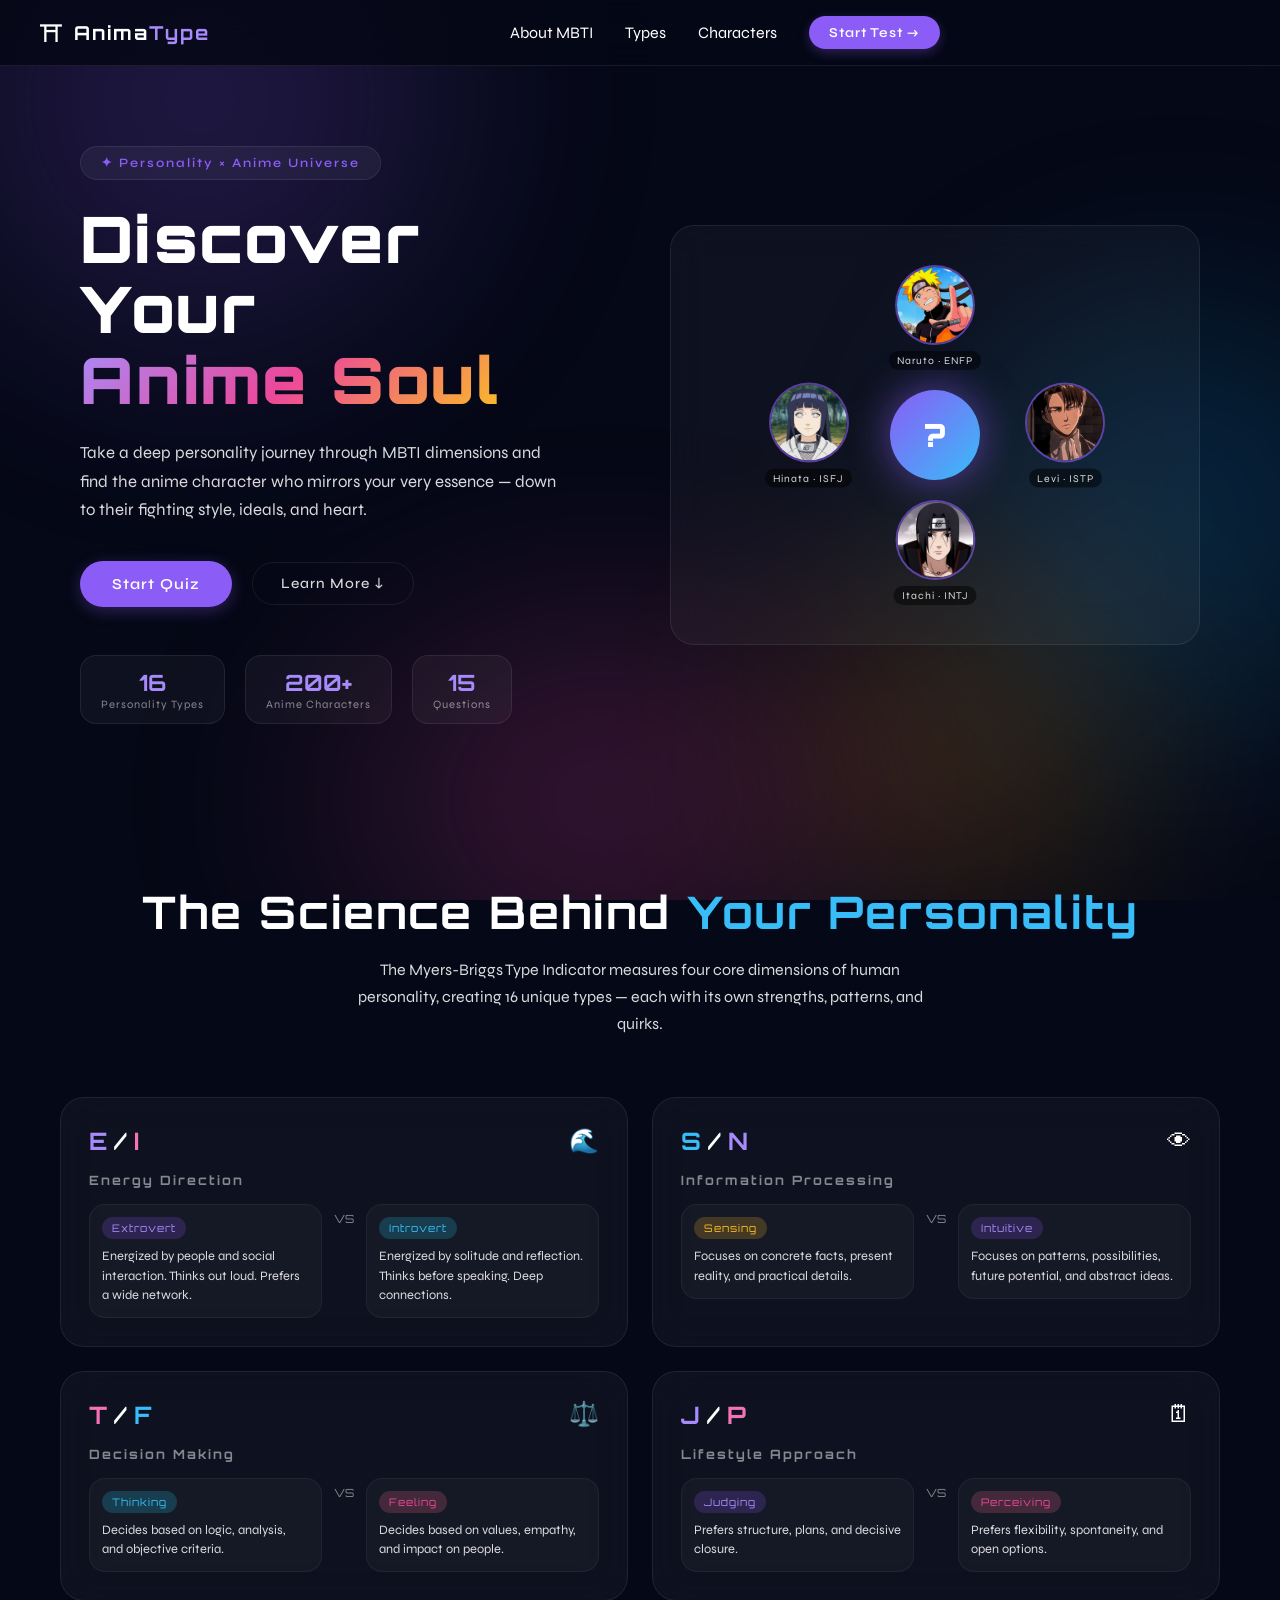
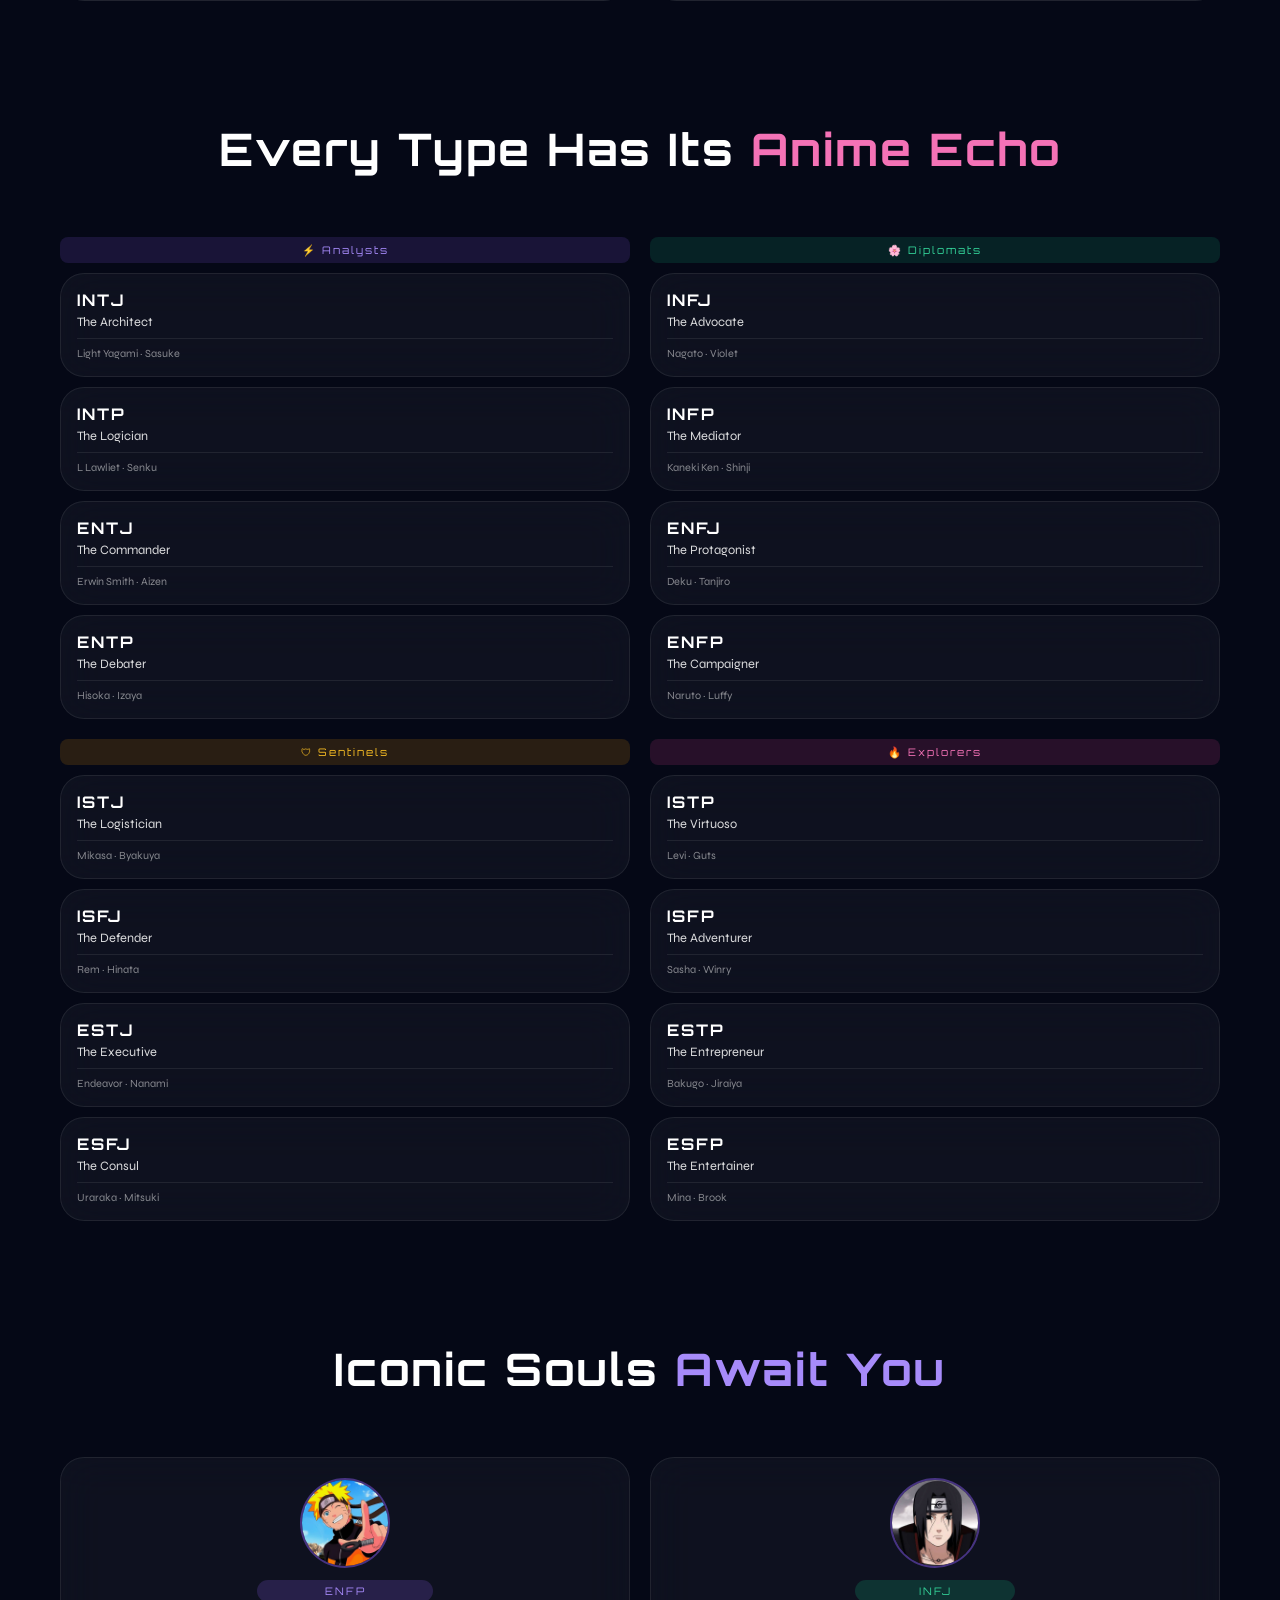
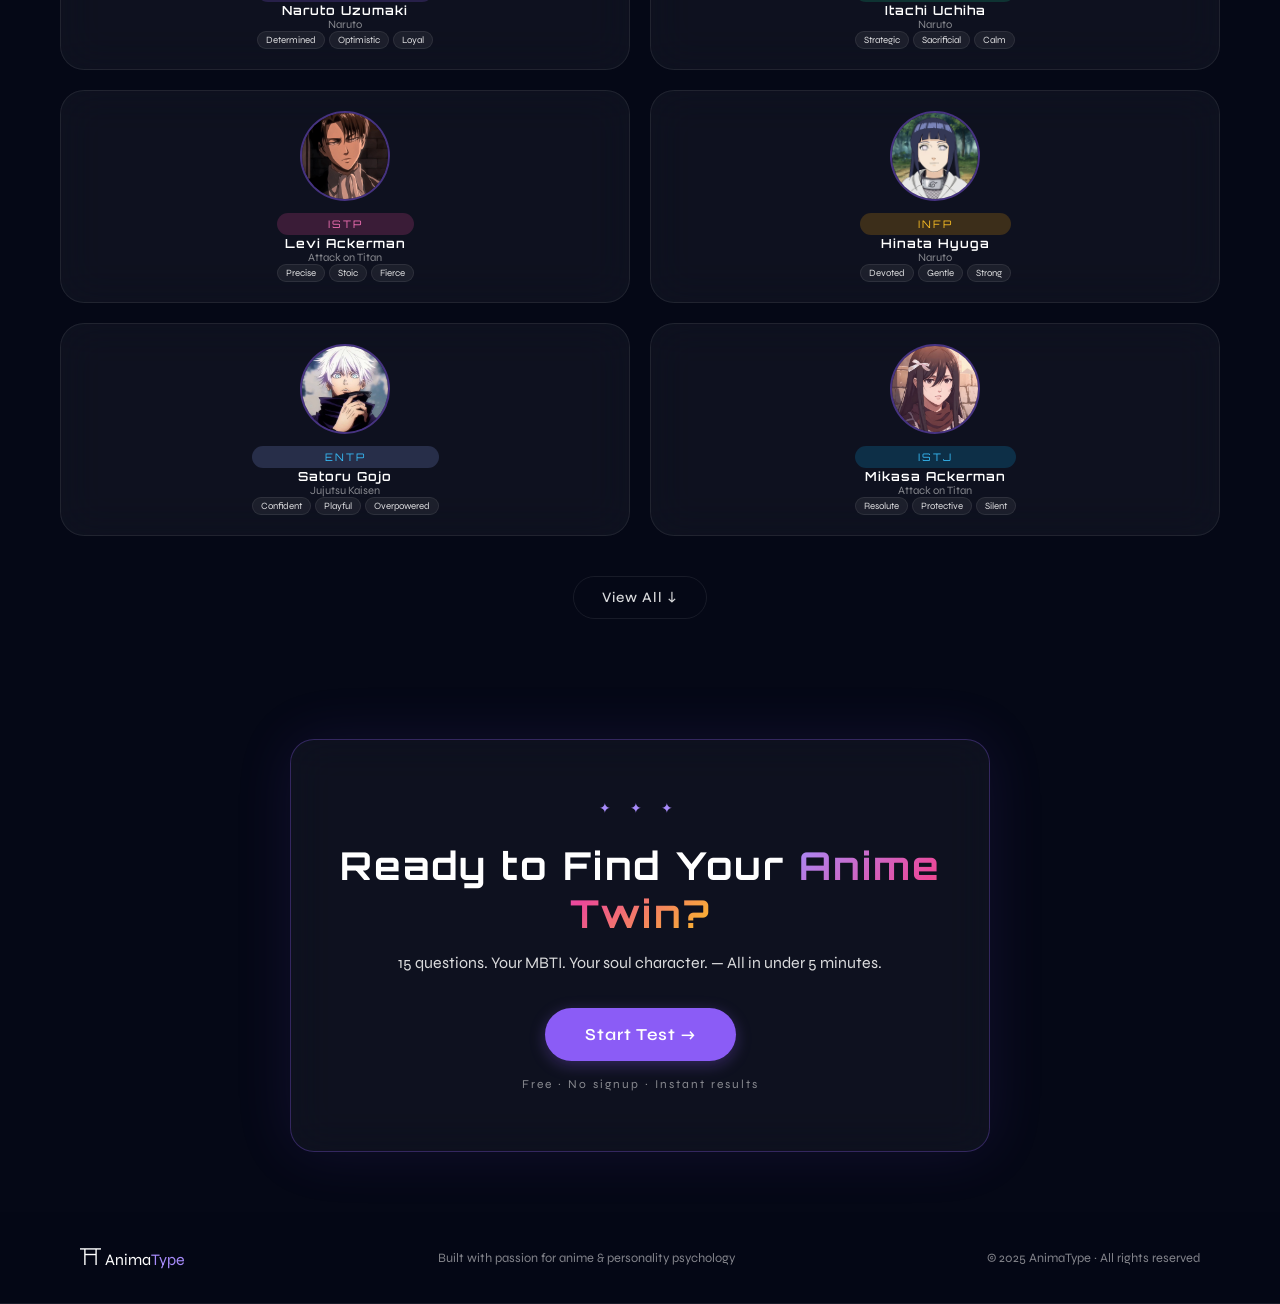
<file: index.html>
<!DOCTYPE html>
<html lang="en" data-theme="dark">

<head>
  <meta charset="UTF-8" />
  <meta name="viewport" content="width=device-width, initial-scale=1.0" />
  <title>AnimaType — Discover Your Anime Soul</title>
  <link rel="preconnect" href="https://fonts.googleapis.com" />
  <link rel="preconnect" href="https://fonts.gstatic.com" crossorigin />
  <link
    href="https://fonts.googleapis.com/css2?family=Pacifico&family=Orbitron:wght@400;600;700;900&family=Syne:wght@400;500;600;700&display=swap"
    rel="stylesheet" />
  <link rel="stylesheet" href="https://cdnjs.cloudflare.com/ajax/libs/font-awesome/6.4.0/css/all.min.css" />
  <link rel="stylesheet" href="style.css" />
</head>

<body class="landing-body">

  <!-- Aurora Background -->
  <div class="aurora-bg">
    <div class="aurora-blob blob-1"></div>
    <div class="aurora-blob blob-2"></div>
    <div class="aurora-blob blob-3"></div>
    <div class="aurora-blob blob-4"></div>
  </div>

  <!-- Navbar -->
  <nav class="navbar glass-panel">
    <div class="nav-logo">
      <span class="logo-icon">⛩</span>
      <span class="logo-text">Anima<span class="accent-violet">Type</span></span>
    </div>
    <div class="nav-links">
      <a href="#about">About MBTI</a>
      <a href="#types">Types</a>
      <a href="#characters">Characters</a>
      <a href="app.html" class="btn-nav-cta">Start Test →</a>
    </div>
    <div class="nav-right">
      <button class="nav-hamburger" id="hamburger" aria-label="Menu"><i class="fas fa-bars"></i></button>
    </div>
  </nav>

  <!-- Hero Section -->
  <section class="hero-section">
    <div class="hero-content">
      <div class="hero-badge glass-pill">✦ Personality × Anime Universe</div>
      <h1 class="hero-title">
        Discover Your<br />
        <span class="gradient-text">Anime Soul</span>
      </h1>
      <p class="hero-subtitle">
        Take a deep personality journey through MBTI dimensions and find the anime character who mirrors your very
        essence — down to their fighting style, ideals, and heart.
      </p>
      <div class="hero-cta-group">
        <a href="app.html" class="btn-primary">Start Quiz</a>
        <a href="#about" class="btn-ghost">Learn More ↓</a>
      </div>
      <div class="hero-stats">
        <div class="stat-pill"><span class="stat-num">16</span><span class="stat-label">Personality Types</span></div>
        <div class="stat-pill"><span class="stat-num">200+</span><span class="stat-label">Anime Characters</span></div>
        <div class="stat-pill"><span class="stat-num">15</span><span class="stat-label">Questions</span></div>
      </div>
    </div>
    <div class="hero-illustration">
      <div class="hero-img-frame glass-card">
        <div class="hero-character-showcase">
          <div class="char-float char-1">
            <img src="images/naruto_uzumaki.jpg" alt="Naruto" />
            <div class="char-placeholder" style="display:none">🍥</div>
            <div class="char-label">Naruto · ENFP</div>
          </div>
          <div class="char-float char-2">
            <img src="images/levi_ackerman.jpg" alt="Levi" />
            <div class="char-placeholder" style="display:none">⚔️</div>
            <div class="char-label">Levi · ISTP</div>
          </div>
          <div class="char-float char-3">
            <img src="images/itachi_uchiha.jpg" alt="Itachi Uchiha" />
            <div class="char-placeholder" style="display:none">🔮</div>
            <div class="char-label">Itachi · INTJ</div>
          </div>
          <div class="char-float char-4">
            <img src="images/hinata_hyuga.jpg" alt="Hinata" />
            <div class="char-placeholder" style="display:none">🌸</div>
            <div class="char-label">Hinata · ISFJ</div>
          </div>
          <div class="center-orb">
            <span class="orb-text">?</span>
          </div>
        </div>
      </div>
    </div>
  </section>

  <!-- About MBTI Section -->
  <section class="about-section" id="about">
    <div class="section-header">
      <h2 class="section-title">The Science Behind <span class="accent-cyan">Your Personality</span></h2>
      <p class="section-desc">The Myers-Briggs Type Indicator measures four core dimensions of human personality,
        creating 16 unique types — each with its own strengths, patterns, and quirks.</p>
    </div>
    <div class="mbti-dimensions-grid">
      <div class="dimension-card glass-card">
        <div class="dim-header">
          <span class="dim-letters"><span class="accent-violet">E</span> / <span class="accent-rose">I</span></span>
          <div class="dim-icon">🌊</div>
        </div>
        <h3>Energy Direction</h3>
        <div class="dim-row">
          <div class="dim-type extrovert">
            <div class="dim-badge">Extrovert</div>
            <p>Energized by people and social interaction. Thinks out loud. Prefers a wide network.</p>
          </div>
          <div class="dim-vs">VS</div>
          <div class="dim-type introvert">
            <div class="dim-badge">Introvert</div>
            <p>Energized by solitude and reflection. Thinks before speaking. Deep connections.</p>
          </div>
        </div>
      </div>
      <div class="dimension-card glass-card">
        <div class="dim-header">
          <span class="dim-letters"><span class="accent-cyan">S</span> / <span class="accent-violet">N</span></span>
          <div class="dim-icon">👁</div>
        </div>
        <h3>Information Processing</h3>
        <div class="dim-row">
          <div class="dim-type sensor">
            <div class="dim-badge">Sensing</div>
            <p>Focuses on concrete facts, present reality, and practical details.</p>
          </div>
          <div class="dim-vs">VS</div>
          <div class="dim-type intuitive">
            <div class="dim-badge">Intuitive</div>
            <p>Focuses on patterns, possibilities, future potential, and abstract ideas.</p>
          </div>
        </div>
      </div>
      <div class="dimension-card glass-card">
        <div class="dim-header">
          <span class="dim-letters"><span class="accent-rose">T</span> / <span class="accent-cyan">F</span></span>
          <div class="dim-icon">⚖️</div>
        </div>
        <h3>Decision Making</h3>
        <div class="dim-row">
          <div class="dim-type thinker">
            <div class="dim-badge">Thinking</div>
            <p>Decides based on logic, analysis, and objective criteria.</p>
          </div>
          <div class="dim-vs">VS</div>
          <div class="dim-type feeler">
            <div class="dim-badge">Feeling</div>
            <p>Decides based on values, empathy, and impact on people.</p>
          </div>
        </div>
      </div>
      <div class="dimension-card glass-card">
        <div class="dim-header">
          <span class="dim-letters"><span class="accent-violet">J</span> / <span class="accent-rose">P</span></span>
          <div class="dim-icon">🗓</div>
        </div>
        <h3>Lifestyle Approach</h3>
        <div class="dim-row">
          <div class="dim-type judger">
            <div class="dim-badge">Judging</div>
            <p>Prefers structure, plans, and decisive closure.</p>
          </div>
          <div class="dim-vs">VS</div>
          <div class="dim-type perceiver">
            <div class="dim-badge">Perceiving</div>
            <p>Prefers flexibility, spontaneity, and open options.</p>
          </div>
        </div>
      </div>
    </div>
  </section>

  <!-- 16 Types Section -->
  <section class="types-section" id="types">
    <div class="section-header">
      <h2 class="section-title">Every Type Has Its <span class="accent-rose">Anime Echo</span></h2>
    </div>
    <div class="types-grid">
      <!-- Analysts -->
      <div class="type-group">
        <div class="group-label analysts">⚡ Analysts</div>
        <div class="type-card glass-card analysts-bg" onclick="highlightType(this)">
          <div class="type-code">INTJ</div>
          <div class="type-name">The Architect</div>
          <div class="type-anime">Light Yagami · Sasuke</div>
        </div>
        <div class="type-card glass-card analysts-bg" onclick="highlightType(this)">
          <div class="type-code">INTP</div>
          <div class="type-name">The Logician</div>
          <div class="type-anime">L Lawliet · Senku</div>
        </div>
        <div class="type-card glass-card analysts-bg" onclick="highlightType(this)">
          <div class="type-code">ENTJ</div>
          <div class="type-name">The Commander</div>
          <div class="type-anime">Erwin Smith · Aizen</div>
        </div>
        <div class="type-card glass-card analysts-bg" onclick="highlightType(this)">
          <div class="type-code">ENTP</div>
          <div class="type-name">The Debater</div>
          <div class="type-anime">Hisoka · Izaya</div>
        </div>
      </div>
      <!-- Diplomats -->
      <div class="type-group">
        <div class="group-label diplomats">🌸 Diplomats</div>
        <div class="type-card glass-card diplomats-bg" onclick="highlightType(this)">
          <div class="type-code">INFJ</div>
          <div class="type-name">The Advocate</div>
          <div class="type-anime">Nagato · Violet</div>
        </div>
        <div class="type-card glass-card diplomats-bg" onclick="highlightType(this)">
          <div class="type-code">INFP</div>
          <div class="type-name">The Mediator</div>
          <div class="type-anime">Kaneki Ken · Shinji</div>
        </div>
        <div class="type-card glass-card diplomats-bg" onclick="highlightType(this)">
          <div class="type-code">ENFJ</div>
          <div class="type-name">The Protagonist</div>
          <div class="type-anime">Deku · Tanjiro</div>
        </div>
        <div class="type-card glass-card diplomats-bg" onclick="highlightType(this)">
          <div class="type-code">ENFP</div>
          <div class="type-name">The Campaigner</div>
          <div class="type-anime">Naruto · Luffy</div>
        </div>
      </div>
      <!-- Sentinels -->
      <div class="type-group">
        <div class="group-label sentinels">🛡 Sentinels</div>
        <div class="type-card glass-card sentinels-bg" onclick="highlightType(this)">
          <div class="type-code">ISTJ</div>
          <div class="type-name">The Logistician</div>
          <div class="type-anime">Mikasa · Byakuya</div>
        </div>
        <div class="type-card glass-card sentinels-bg" onclick="highlightType(this)">
          <div class="type-code">ISFJ</div>
          <div class="type-name">The Defender</div>
          <div class="type-anime">Rem · Hinata</div>
        </div>
        <div class="type-card glass-card sentinels-bg" onclick="highlightType(this)">
          <div class="type-code">ESTJ</div>
          <div class="type-name">The Executive</div>
          <div class="type-anime">Endeavor · Nanami</div>
        </div>
        <div class="type-card glass-card sentinels-bg" onclick="highlightType(this)">
          <div class="type-code">ESFJ</div>
          <div class="type-name">The Consul</div>
          <div class="type-anime">Uraraka · Mitsuki</div>
        </div>
      </div>
      <!-- Explorers -->
      <div class="type-group">
        <div class="group-label explorers">🔥 Explorers</div>
        <div class="type-card glass-card explorers-bg" onclick="highlightType(this)">
          <div class="type-code">ISTP</div>
          <div class="type-name">The Virtuoso</div>
          <div class="type-anime">Levi · Guts</div>
        </div>
        <div class="type-card glass-card explorers-bg" onclick="highlightType(this)">
          <div class="type-code">ISFP</div>
          <div class="type-name">The Adventurer</div>
          <div class="type-anime">Sasha · Winry</div>
        </div>
        <div class="type-card glass-card explorers-bg" onclick="highlightType(this)">
          <div class="type-code">ESTP</div>
          <div class="type-name">The Entrepreneur</div>
          <div class="type-anime">Bakugo · Jiraiya</div>
        </div>
        <div class="type-card glass-card explorers-bg" onclick="highlightType(this)">
          <div class="type-code">ESFP</div>
          <div class="type-name">The Entertainer</div>
          <div class="type-anime">Mina · Brook</div>
        </div>
      </div>
    </div>
  </section>

  <!-- Characters Showcase -->
  <section class="characters-section" id="characters">
    <div class="section-header">
      <h2 class="section-title">Iconic Souls <span class="accent-violet">Await You</span></h2>
    </div>
    <div class="characters-scroll" id="charScrollList">
      <!-- 1 -->
      <div class="char-showcase-card glass-card">
        <div class="char-img-wrap">
          <img src="images/naruto_uzumaki.jpg" alt="Naruto Uzumaki" />
        </div>
        <div class="char-info">
          <div class="char-type-badge enfp">ENFP</div>
          <div class="char-show-name">Naruto Uzumaki</div>
          <div class="char-series">Naruto</div>
          <div class="char-traits-mini">
            <span>Determined</span><span>Optimistic</span><span>Loyal</span>
          </div>
        </div>
      </div>
      <!-- 2 -->
      <div class="char-showcase-card glass-card">
        <div class="char-img-wrap">
          <img src="images/itachi_uchiha.jpg" alt="Itachi Uchiha" />
        </div>
        <div class="char-info">
          <div class="char-type-badge infj">INFJ</div>
          <div class="char-show-name">Itachi Uchiha</div>
          <div class="char-series">Naruto</div>
          <div class="char-traits-mini">
            <span>Strategic</span><span>Sacrificial</span><span>Calm</span>
          </div>
        </div>
      </div>
      <!-- 3 -->
      <div class="char-showcase-card glass-card">
        <div class="char-img-wrap">
          <img src="images/levi_ackerman.jpg" alt="Levi Ackerman" />
        </div>
        <div class="char-info">
          <div class="char-type-badge istp">ISTP</div>
          <div class="char-show-name">Levi Ackerman</div>
          <div class="char-series">Attack on Titan</div>
          <div class="char-traits-mini">
            <span>Precise</span><span>Stoic</span><span>Fierce</span>
          </div>
        </div>
      </div>
      <!-- 4 -->
      <div class="char-showcase-card glass-card">
        <div class="char-img-wrap">
          <img src="images/hinata_hyuga.jpg" alt="Hinata Hyuga" />
        </div>
        <div class="char-info">
          <div class="char-type-badge infp">INFP</div>
          <div class="char-show-name">Hinata Hyuga</div>
          <div class="char-series">Naruto</div>
          <div class="char-traits-mini">
            <span>Devoted</span><span>Gentle</span><span>Strong</span>
          </div>
        </div>
      </div>
      <!-- 5 -->
      <div class="char-showcase-card glass-card">
        <div class="char-img-wrap">
          <img src="images/satoru_gojo.jpg" alt="Satoru Gojo" />
        </div>
        <div class="char-info">
          <div class="char-type-badge entp">ENTP</div>
          <div class="char-show-name">Satoru Gojo</div>
          <div class="char-series">Jujutsu Kaisen</div>
          <div class="char-traits-mini">
            <span>Confident</span><span>Playful</span><span>Overpowered</span>
          </div>
        </div>
      </div>
      <!-- 6 -->
      <div class="char-showcase-card glass-card">
        <div class="char-img-wrap">
          <img src="images/mikasa_ackerman.jpg" alt="Mikasa Ackerman" />
        </div>
        <div class="char-info">
          <div class="char-type-badge istj">ISTJ</div>
          <div class="char-show-name">Mikasa Ackerman</div>
          <div class="char-series">Attack on Titan</div>
          <div class="char-traits-mini">
            <span>Resolute</span><span>Protective</span><span>Silent</span>
          </div>
        </div>
      </div>

      <!-- MORE ITEMS (Hidden by default via JS or CSS class) -->
      <!-- 7 -->
      <div class="char-showcase-card glass-card char-hidden" style="display:none">
        <div class="char-img-wrap">
          <img src="images/kakashi_hatake.jpg" alt="Kakashi Hatake" />
        </div>
        <div class="char-info">
          <div class="char-type-badge intp">INTP</div>
          <div class="char-show-name">Kakashi Hatake</div>
          <div class="char-series">Naruto</div>
          <div class="char-traits-mini">
            <span>Analytical</span><span>Independent</span><span>Reserved</span>
          </div>
        </div>
      </div>
      <!-- 8 -->
      <div class="char-showcase-card glass-card char-hidden" style="display:none">
        <div class="char-img-wrap">
          <img src="images/sasuke_uchiha.jpg" alt="Sasuke Uchiha" />
        </div>
        <div class="char-info">
          <div class="char-type-badge intj">INTJ</div>
          <div class="char-show-name">Sasuke Uchiha</div>
          <div class="char-series">Naruto</div>
          <div class="char-traits-mini">
            <span>Driven</span><span>Intense</span><span>Independent</span>
          </div>
        </div>
      </div>
      <!-- 9 -->
      <div class="char-showcase-card glass-card char-hidden" style="display:none">
        <div class="char-img-wrap">
          <img src="images/tanjiro_kamado.jpg" alt="Tanjiro Kamado" />
        </div>
        <div class="char-info">
          <div class="char-type-badge enfj">ENFJ</div>
          <div class="char-show-name">Tanjiro Kamado</div>
          <div class="char-series">Demon Slayer</div>
          <div class="char-traits-mini">
            <span>Empathetic</span><span>Determined</span><span>Kind</span>
          </div>
        </div>
      </div>
      <!-- 10 -->
      <div class="char-showcase-card glass-card char-hidden" style="display:none">
        <div class="char-img-wrap">
          <img src="images/eren_yeager.jpg" alt="Eren Yeager" />
        </div>
        <div class="char-info">
          <div class="char-type-badge isfp">ISFP</div>
          <div class="char-show-name">Eren Yeager</div>
          <div class="char-series">Attack on Titan</div>
          <div class="char-traits-mini">
            <span>Passionate</span><span>Rebellious</span><span>Intense</span>
          </div>
        </div>
      </div>
      <!-- 11 -->
      <div class="char-showcase-card glass-card char-hidden" style="display:none">
        <div class="char-img-wrap">
          <img src="images/rock_lee.jpg" alt="Rock Lee" />
        </div>
        <div class="char-info">
          <div class="char-type-badge esfj">ESFJ</div>
          <div class="char-show-name">Rock Lee</div>
          <div class="char-series">Naruto</div>
          <div class="char-traits-mini">
            <span>Hardworking</span><span>Enthusiastic</span><span>Loyal</span>
          </div>
        </div>
      </div>
      <!-- 12 -->
      <div class="char-showcase-card glass-card char-hidden" style="display:none">
        <div class="char-img-wrap">
          <img src="images/erwin_smith.jpg" alt="Erwin Smith" />
        </div>
        <div class="char-info">
          <div class="char-type-badge entj">ENTJ</div>
          <div class="char-show-name">Erwin Smith</div>
          <div class="char-series">Attack on Titan</div>
          <div class="char-traits-mini">
            <span>Commanding</span><span>Visionary</span><span>Ruthless</span>
          </div>
        </div>
      </div>

    </div>
    
    <div style="text-align: center; margin-top: 40px;">
      <button class="btn-ghost" id="viewAllCharsBtn" onclick="toggleCharacters()">View All ↓</button>
    </div>
  </section>

  <!-- CTA Section -->
  <section class="cta-section">
    <div class="cta-card glass-card">
      <div class="cta-decoration">✦ ✦ ✦</div>
      <h2 class="cta-title">Ready to Find Your <span class="gradient-text">Anime Twin?</span></h2>
      <p class="cta-desc">15 questions. Your MBTI. Your soul character. — All in under 5 minutes.</p>
      <a href="app.html" class="btn-primary cta-big-btn">Start Test →</a>
      <div class="cta-note">Free · No signup · Instant results</div>
    </div>
  </section>

  <!-- Footer -->
  <footer class="footer glass-panel">
    <div class="footer-inner">
      <div class="footer-logo">
        <span class="logo-icon">⛩</span>
        <span class="logo-text">Anima<span class="accent-violet">Type</span></span>
      </div>
      <div class="footer-note">Built with passion for anime & personality psychology</div>
      <div class="footer-copy">© 2025 AnimaType · All rights reserved</div>
    </div>
  </footer>

  <script src="landing.js"></script>
</body>

</html>
</file>
<file: style.css>
/* =============================================
   AnimaType — Dark Anime Glassmorphism CSS
   ============================================= */

@import url('https://fonts.googleapis.com/css2?family=Orbitron:wght@400;600;700;900&family=Syne:wght@400;500;600;700&display=swap');

/* === CSS VARIABLES — DARK THEME (DEFAULT) === */
:root,
[data-theme="dark"] {
  /* Backgrounds */
  --bg-deep: #050816;
  --bg-mid: #0a0f2e;
  --bg-card: rgba(255, 255, 255, 0.04);
  --bg-glass: rgba(255, 255, 255, 0.03);
  --bg-sticky: rgba(5, 8, 22, 0.85);

  /* Multi-colour palette */
  --violet: #8b5cf6;
  --violet-bright: #a78bfa;
  --magenta: #ec4899;
  --magenta-bright: #f472b6;
  --amber: #f59e0b;
  --amber-bright: #fbbf24;
  --emerald: #10b981;
  --emerald-bright: #34d399;
  --coral: #f97316;
  --coral-bright: #fb923c;
  --sky: #0ea5e9;
  --sky-bright: #38bdf8;

  /* Semantic aliases (kept for backward compat) */
  --cyan: var(--sky-bright);
  --rose: var(--magenta);
  --gold: var(--amber-bright);

  /* Glass / borders */
  --glass-bg: rgba(255, 255, 255, 0.04);
  --glass-border: rgba(255, 255, 255, 0.08);
  --glass-hover: rgba(255, 255, 255, 0.08);

  /* Text */
  --text-primary: #ffffff;
  --text-secondary: rgba(255, 255, 255, 0.85);
  --text-muted: rgba(255, 255, 255, 0.5);

  /* Aurora blob colours */
  --blob1: #8b5cf6;
  --blob2: #0ea5e9;
  --blob3: #ec4899;
  --blob4: #f59e0b;

  /* Fonts & layout */
  --font-display: 'Orbitron', sans-serif;
  --font-body: 'Syne', sans-serif;
  --radius: 16px;
  --radius-lg: 24px;
  --transition: 0.3s cubic-bezier(0.4, 0, 0.2, 1);

  /* Slider gradient */
  --slider-grad: #8b5cf6 0%, #0ea5e9;
}

/* === LIGHT THEME === */
[data-theme="light"] {
  --bg-deep: #f0f2ff;
  --bg-mid: #e8eeff;
  --bg-card: rgba(255, 255, 255, 0.85);
  --bg-glass: rgba(255, 255, 255, 0.7);
  --bg-sticky: rgba(240, 242, 255, 0.92);

  --violet: #7c3aed;
  --violet-bright: #7c3aed;
  --magenta: #db2777;
  --magenta-bright: #db2777;
  --amber: #d97706;
  --amber-bright: #d97706;
  --emerald: #059669;
  --emerald-bright: #059669;
  --coral: #ea580c;
  --coral-bright: #ea580c;
  --sky: #0284c7;
  --sky-bright: #0284c7;

  --cyan: var(--sky);
  --rose: var(--magenta);
  --gold: var(--amber);

  --glass-bg: rgba(255, 255, 255, 0.72);
  --glass-border: rgba(124, 58, 237, 0.18);
  --glass-hover: rgba(124, 58, 237, 0.12);

  --text-primary: #0a0520;
  --text-secondary: rgba(10, 5, 32, 0.78);
  --text-muted: rgba(10, 5, 32, 0.5);

  --blob1: rgba(139, 92, 246, 0.18);
  --blob2: rgba(14, 165, 233, 0.14);
  --blob3: rgba(236, 72, 153, 0.14);
  --blob4: rgba(245, 158, 11, 0.14);

  --slider-grad: #7c3aed 0%, #0284c7;
}

/* Light theme specific overrides */
[data-theme="light"] .glass-card {
  background: rgba(255, 255, 255, 0.8);
  border: 1px solid rgba(124, 58, 237, 0.15);
  box-shadow: 0 4px 24px rgba(124, 58, 237, 0.07);
}

[data-theme="light"] .glass-panel {
  background: rgba(240, 242, 255, 0.92);
  border-bottom: 1px solid rgba(124, 58, 237, 0.12);
}

[data-theme="light"] .form-input,
[data-theme="light"] .form-select,
[data-theme="light"] .form-textarea {
  background: rgba(255, 255, 255, 0.9);
  border: 1px solid rgba(124, 58, 237, 0.2);
  color: #0a0520;
}

[data-theme="light"] .form-input:focus,
[data-theme="light"] .form-select:focus,
[data-theme="light"] .form-textarea:focus {
  border-color: var(--violet);
  box-shadow: 0 0 0 3px rgba(124, 58, 237, 0.12);
}

[data-theme="light"] .gender-btn,
[data-theme="light"] .hobby-tag {
  background: rgba(255, 255, 255, 0.9);
  border: 1px solid rgba(124, 58, 237, 0.2);
  color: rgba(10, 5, 32, 0.75);
}

[data-theme="light"] .question-card {
  background: rgba(255, 255, 255, 0.8);
  border: 1px solid rgba(124, 58, 237, 0.14);
}

[data-theme="light"] .result-card {
  background: rgba(255, 255, 255, 0.9);
  border: 1px solid rgba(124, 58, 237, 0.18);
  box-shadow: 0 8px 40px rgba(124, 58, 237, 0.1);
}

[data-theme="light"] .match-bar-track {
  background: rgba(124, 58, 237, 0.1);
}

[data-theme="light"] .trait-tag {
  background: rgba(124, 58, 237, 0.08);
  border: 1px solid rgba(124, 58, 237, 0.2);
  color: var(--violet);
}

[data-theme="light"] .progress-bar-wrap {
  background: rgba(240, 242, 255, 0.95);
}

[data-theme="light"] .stat-pill {
  background: rgba(255, 255, 255, 0.85);
  border: 1px solid rgba(124, 58, 237, 0.15);
}

[data-theme="light"] .char-label {
  background: rgba(255, 255, 255, 0.75);
  color: #0a0520;
}

[data-theme="light"] .char-traits-mini span {
  background: rgba(124, 58, 237, 0.08);
  border: 1px solid rgba(124, 58, 237, 0.15);
  color: var(--violet);
}

[data-theme="light"] .nav-links {
  background: rgba(240, 242, 255, 0.95);
  border-bottom-color: rgba(124, 58, 237, 0.15);
}

[data-theme="light"] .nav-links a {
  color: var(--text-primary);
  border-bottom-color: rgba(124, 58, 237, 0.1);
}

[data-theme="light"] .nav-links a:hover {
  background: rgba(124, 58, 237, 0.1);
}

[data-theme="light"] .theme-toggle {
  color: #0a0520;
}

[data-theme="light"] .theme-toggle i {
  color: #0a0520;
}

[data-theme="light"] .result-mbti-badge {
  background: linear-gradient(135deg, rgba(124, 58, 237, 0.15), rgba(219, 39, 119, 0.1));
  border-color: var(--violet);
  color: var(--violet);
}

[data-theme="light"] .result-user-name {
  color: rgba(10, 5, 32, 0.7);
}

[data-theme="light"] .match-label-text {
  color: rgba(10, 5, 32, 0.5);
}

[data-theme="light"] .dim-type {
  background: rgba(124, 58, 237, 0.05);
  border: 1px solid rgba(124, 58, 237, 0.12);
}

/* === GLOBAL THEME TRANSITION === */
*,
*::before,
*::after {
  transition: background-color 0.35s ease, border-color 0.35s ease, color 0.2s ease, box-shadow 0.35s ease;
}


/* === RESET & BASE === */
*,
*::before,
*::after {
  box-sizing: border-box;
  margin: 0;
  padding: 0;
}

html {
  scroll-behavior: smooth;
  scroll-padding-top: 140px;
}

body {
  font-family: var(--font-body);
  background: var(--bg-deep);
  color: var(--text-primary);
  min-height: 100vh;
  overflow-x: hidden;
  position: relative;
}

a {
  text-decoration: none;
  color: inherit;
}

button {
  font-family: var(--font-body);
  cursor: pointer;
  border: none;
  outline: none;
}

input,
textarea,
select {
  font-family: var(--font-body);
}

/* === AURORA BACKGROUND === */
.aurora-bg {
  position: fixed;
  inset: 0;
  z-index: 0;
  overflow: hidden;
  pointer-events: none;
}

.aurora-blob {
  position: absolute;
  border-radius: 50%;
  filter: blur(100px);
  opacity: 0.25;
  animation: auroraFloat 12s ease-in-out infinite alternate;
}

.blob-1 {
  width: 600px;
  height: 600px;
  background: radial-gradient(circle, var(--blob1), transparent);
  top: -200px;
  left: -100px;
  animation-delay: 0s;
}

.blob-2 {
  width: 500px;
  height: 500px;
  background: radial-gradient(circle, var(--blob2), transparent);
  top: 30%;
  right: -150px;
  animation-delay: -4s;
}

.blob-3 {
  width: 700px;
  height: 400px;
  background: radial-gradient(circle, var(--blob3), transparent);
  bottom: -100px;
  left: 20%;
  animation-delay: -8s;
}

.blob-4 {
  width: 400px;
  height: 400px;
  background: radial-gradient(circle, var(--blob4), transparent);
  top: 60%;
  left: 60%;
  animation-delay: -2s;
}

@keyframes auroraFloat {
  0% {
    transform: translate(0, 0) scale(1);
  }

  33% {
    transform: translate(30px, -40px) scale(1.05);
  }

  66% {
    transform: translate(-20px, 20px) scale(0.97);
  }

  100% {
    transform: translate(20px, 30px) scale(1.03);
  }
}

/* === GLASS PANEL / CARD === */
.glass-panel {
  background: var(--bg-sticky);
  backdrop-filter: blur(16px);
  -webkit-backdrop-filter: blur(16px);
  border-bottom: 1px solid var(--glass-border);
}

.glass-card {
  background: var(--glass-bg);
  backdrop-filter: blur(20px);
  -webkit-backdrop-filter: blur(20px);
  border: 1px solid var(--glass-border);
  border-radius: var(--radius-lg);
  transition: all 0.4s cubic-bezier(0.4, 0, 0.2, 1);
}

.glass-card:hover {
  border-color: rgba(139, 92, 246, 0.35);
  box-shadow: 0 0 30px rgba(139, 92, 246, 0.12);
  transform: translateY(-4px);
}

/* === NAVBAR === */
.navbar {
  position: sticky;
  top: 0;
  z-index: 100;
  display: flex;
  align-items: center;
  justify-content: space-between;
  padding: 16px 40px;
}

.nav-logo {
  display: flex;
  align-items: center;
  gap: 10px;
  font-family: var(--font-display);
  font-size: 1.2rem;
  font-weight: 700;
  letter-spacing: 2px;
  color: var(--text-primary);
}

.logo-icon {
  font-size: 1.4rem;
}

.nav-right {
  display: flex;
  align-items: center;
  gap: 12px;
}

.nav-links {
  display: flex;
  align-items: center;
  gap: 32px;
}

/* === THEME TOGGLE BUTTON === */
.theme-toggle {
  width: 40px;
  height: 40px;
  border-radius: 50%;
  background: var(--glass-bg);
  border: 1px solid var(--glass-border);
  font-size: 1.1rem;
  display: flex;
  align-items: center;
  justify-content: center;
  cursor: pointer;
  color: var(--text-primary);
  transition: all var(--transition);
  flex-shrink: 0;
}

.theme-toggle:hover {
  background: rgba(139, 92, 246, 0.18);
  border-color: var(--violet);
  transform: rotate(20deg) scale(1.1);
  box-shadow: 0 0 16px rgba(139, 92, 246, 0.35);
}

.theme-toggle i {
  font-size: 1.1rem;
  color: var(--text-primary);
}

color: var(--text-secondary);
font-size: 0.9rem;
font-weight: 500;
letter-spacing: 1px;
transition: color var(--transition);
}

.nav-links a:hover {
  color: var(--text-primary);
}

.btn-nav-cta {
  background: var(--violet);
  color: #fff;
  padding: 8px 20px;
  border-radius: 50px;
  font-size: 0.85rem;
  font-weight: 600;
  letter-spacing: 1px;
  transition: transform var(--transition), box-shadow var(--transition);
  box-shadow: 0 4px 12px rgba(139, 92, 246, 0.3);
}

.btn-nav-cta:hover {
  transform: translateY(-2px);
  box-shadow: 0 8px 24px rgba(139, 92, 246, 0.5);
}

.nav-hamburger {
  display: none;
  background: none;
  border: none;
  color: var(--text-primary);
  font-size: 1.4rem;
  cursor: pointer;
  padding: 8px;
}

.mobile-close {
  display: none;
}

.theme-toggle {
  width: 40px;
  height: 40px;
  border-radius: 50%;
  background: var(--glass-bg);
  border: 1px solid var(--glass-border);
  font-size: 1.1rem;
  display: flex;
  align-items: center;
  justify-content: center;
  cursor: pointer;
  color: var(--text-primary);
  transition: all var(--transition);
  flex-shrink: 0;
}

.theme-toggle i {
  font-size: 1rem;
  color: var(--text-primary);
}

.mobile-close {
  display: none;
}

.nav-step-label {
  font-family: var(--font-display);
  font-size: 0.75rem;
  color: var(--violet-bright);
  letter-spacing: 2px;
}

/* === ACCENT COLORS === */
.accent-violet {
  color: var(--violet-bright);
}

.accent-cyan {
  color: var(--sky-bright);
}

.accent-rose {
  color: var(--magenta-bright);
}

.accent-amber {
  color: var(--amber-bright);
}

.accent-emerald {
  color: var(--emerald-bright);
}

.accent-coral {
  color: var(--coral-bright);
}

.gradient-text {
  background: linear-gradient(135deg, var(--violet-bright), var(--magenta), var(--amber-bright));
  -webkit-background-clip: text;
  -webkit-text-fill-color: transparent;
  background-clip: text;
}

/* === BUTTONS === */
.btn-primary {
  display: inline-flex;
  align-items: center;
  justify-content: center;
  gap: 8px;
  background: var(--violet);
  color: #fff;
  padding: 14px 32px;
  border-radius: 50px;
  font-family: var(--font-body);
  font-size: 0.95rem;
  font-weight: 600;
  letter-spacing: 1px;
  transition: all var(--transition);
  position: relative;
  overflow: hidden;
  border: none;
  box-shadow: 0 4px 16px rgba(139, 92, 246, 0.3);
  white-space: nowrap;
}

.glow-btn::before {
  content: '';
  position: absolute;
  inset: 0;
  background: var(--violet-bright);
  opacity: 0;
  transition: opacity var(--transition);
  border-radius: inherit;
}

.glow-btn:hover::before {
  opacity: 1;
}

.glow-btn:hover {
  transform: translateY(-3px);
  box-shadow: 0 12px 32px rgba(139, 92, 246, 0.5), 0 0 24px rgba(139, 92, 246, 0.3);
  color: #fff !important;
}

.glow-btn>* {
  position: relative;
  z-index: 1;
}

.glow-btn span,
.glow-btn>.btn-loader {
  position: relative;
  z-index: 1;
}

/* Ensure button text always stays white on hover, no colour bleed */
.btn-primary {
  color: #fff !important;
}

.btn-ghost {
  background: transparent;
  border: 1px solid var(--glass-border);
  color: var(--text-secondary);
  padding: 12px 28px;
  border-radius: 50px;
  font-size: 0.9rem;
  font-weight: 500;
  letter-spacing: 1px;
  transition: all var(--transition);
  white-space: nowrap;
}

.btn-ghost:hover {
  border-color: var(--violet);
  color: var(--violet-bright);
  background: rgba(139, 92, 246, 0.08);
}

.full-btn {
  width: 100%;
  margin-top: 8px;
}

/* =============================================
   LANDING PAGE
   ============================================= */

.landing-body>*:not(.aurora-bg) {
  position: relative;
}

/* Hero */
.hero-section {
  display: grid;
  grid-template-columns: 1fr 1fr;
  gap: 60px;
  align-items: center;
  max-width: 1200px;
  margin: 0 auto;
  padding: 80px 40px 100px;
  animation: fadeInUp 0.8s ease-out;
}

@keyframes fadeInUp {
  from {
    opacity: 0;
    transform: translateY(30px);
  }
  to {
    opacity: 1;
    transform: translateY(0);
  }
}

.hero-badge {
  display: inline-flex;
  align-items: center;
  gap: 8px;
  padding: 8px 20px;
  border-radius: 50px;
  font-size: 0.8rem;
  letter-spacing: 2px;
  font-weight: 600;
  color: var(--violet);
  border: 1px solid rgba(139, 92, 246, 0.3);
  background: var(--bg-card);
  margin-bottom: 24px;
}

.hero-title {
  font-family: var(--font-display);
  font-size: clamp(2.4rem, 5vw, 4rem);
  font-weight: 900;
  line-height: 1.1;
  letter-spacing: 2px;
  margin-bottom: 24px;
}

.hero-subtitle {
  color: var(--text-secondary);
  font-size: 1.05rem;
  line-height: 1.7;
  max-width: 480px;
  margin-bottom: 36px;
}

.hero-cta-group {
  display: flex;
  align-items: center;
  gap: 20px;
  margin-bottom: 48px;
  flex-wrap: wrap;
}

.hero-stats {
  display: flex;
  gap: 20px;
  flex-wrap: wrap;
}

.stat-pill {
  display: flex;
  flex-direction: column;
  align-items: center;
  padding: 12px 20px;
  border-radius: var(--radius);
  background: var(--bg-card);
  border: 1px solid var(--glass-border);
}

.stat-num {
  font-family: var(--font-display);
  font-size: 1.4rem;
  font-weight: 700;
  color: var(--violet-bright);
}

.stat-label {
  font-size: 0.7rem;
  color: var(--text-muted);
  letter-spacing: 1px;
  margin-top: 2px;
}

/* Hero Illustration */
.hero-illustration {
  position: relative;
}

.hero-img-frame {
  padding: 32px;
  position: relative;
  min-height: 420px;
  display: flex;
  align-items: center;
  justify-content: center;
}

.hero-character-showcase {
  position: relative;
  width: 340px;
  height: 340px;
}

.char-float {
  position: absolute;
  display: flex;
  flex-direction: column;
  align-items: center;
  gap: 6px;
  animation: charFloat 4s ease-in-out infinite alternate;
}

.char-float img,
.char-placeholder {
  width: 80px;
  height: 80px;
  border-radius: 50%;
  object-fit: cover;
  border: 2px solid rgba(139, 92, 246, 0.5);
  background: rgba(139, 92, 246, 0.2);
  display: flex;
  align-items: center;
  justify-content: center;
  font-size: 2rem;
}

.char-label {
  font-size: 0.65rem;
  color: var(--text-secondary);
  letter-spacing: 1px;
  text-align: center;
  background: rgba(0, 0, 0, 0.5);
  padding: 3px 8px;
  border-radius: 20px;
}

.char-1 {
  top: 0;
  left: 50%;
  transform: translateX(-50%);
  animation-delay: 0s;
}

.char-2 {
  right: 0;
  top: 50%;
  transform: translateY(-50%);
  animation-delay: -1s;
}

.char-3 {
  bottom: 0;
  left: 50%;
  transform: translateX(-50%);
  animation-delay: -2s;
}

.char-4 {
  left: 0;
  top: 50%;
  transform: translateY(-50%);
  animation-delay: -3s;
}

@keyframes charFloat {
  0% {
    transform: translateX(-50%) translateY(0);
  }

  100% {
    transform: translateX(-50%) translateY(-12px);
  }
}

.char-2 {
  animation: charFloat2 4s ease-in-out infinite alternate;
}

.char-4 {
  animation: charFloat4 4s ease-in-out infinite alternate;
}

@keyframes charFloat2 {
  0% {
    transform: translateY(-50%);
  }

  100% {
    transform: translateY(calc(-50% - 12px));
  }
}

@keyframes charFloat4 {
  0% {
    transform: translateY(-50%);
  }

  100% {
    transform: translateY(calc(-50% + 12px));
  }
}

.center-orb {
  position: absolute;
  top: 50%;
  left: 50%;
  transform: translate(-50%, -50%);
  width: 90px;
  height: 90px;
  border-radius: 50%;
  background: linear-gradient(135deg, var(--violet), var(--cyan));
  display: flex;
  align-items: center;
  justify-content: center;
  font-family: var(--font-display);
  font-size: 2rem;
  font-weight: 900;
  color: #fff;
  box-shadow: 0 0 40px rgba(139, 92, 246, 0.6);
  animation: orbPulse 2s ease-in-out infinite;
}

@keyframes orbPulse {

  0%,
  100% {
    box-shadow: 0 0 40px rgba(139, 92, 246, 0.6);
  }

  50% {
    box-shadow: 0 0 60px rgba(139, 92, 246, 0.9), 0 0 100px rgba(34, 211, 238, 0.3);
  }
}

/* About Section */
.about-section,
.types-section,
.characters-section,
.cta-section {
  max-width: 1200px;
  margin: 0 auto;
  padding: 80px 40px;
  position: relative;
  z-index: 1;
}

.section-header {
  text-align: center;
  margin-bottom: 60px;
}

.section-tag {
  font-family: var(--font-display);
  font-size: 0.7rem;
  letter-spacing: 4px;
  color: var(--cyan);
  margin-bottom: 16px;
}

.section-title {
  font-family: var(--font-display);
  font-size: clamp(1.8rem, 3.5vw, 2.8rem);
  font-weight: 700;
  letter-spacing: 2px;
  margin-bottom: 16px;
}

.section-desc {
  color: var(--text-secondary);
  max-width: 600px;
  margin: 0 auto;
  line-height: 1.7;
}

/* MBTI Dimensions */
.mbti-dimensions-grid {
  display: grid;
  grid-template-columns: 1fr 1fr;
  gap: 24px;
}

.dimension-card {
  padding: 28px;
  transition: all 0.4s cubic-bezier(0.4, 0, 0.2, 1);
}

.dimension-card:hover {
  transform: translateY(-4px);
  box-shadow: 0 8px 32px rgba(139, 92, 246, 0.15);
}

.dim-header {
  display: flex;
  align-items: center;
  justify-content: space-between;
  margin-bottom: 16px;
}

.dim-letters {
  font-family: var(--font-display);
  font-size: 1.5rem;
  font-weight: 700;
}

.dim-icon {
  font-size: 1.5rem;
}

.dimension-card h3 {
  font-family: var(--font-display);
  font-size: 0.8rem;
  letter-spacing: 2px;
  color: var(--text-muted);
  margin-bottom: 16px;
}

.dim-row {
  display: flex;
  align-items: flex-start;
  gap: 12px;
}

.dim-type {
  flex: 1;
  padding: 12px;
  border-radius: var(--radius);
  background: rgba(255, 255, 255, 0.03);
  border: 1px solid rgba(255, 255, 255, 0.05);
}

.dim-type p {
  font-size: 0.8rem;
  color: var(--text-secondary);
  line-height: 1.5;
  margin-top: 8px;
}

.dim-badge {
  font-family: var(--font-display);
  font-size: 0.65rem;
  letter-spacing: 1px;
  padding: 4px 10px;
  border-radius: 20px;
  display: inline-block;
}

.extrovert .dim-badge {
  background: rgba(139, 92, 246, 0.2);
  color: var(--violet-bright);
}

.introvert .dim-badge {
  background: rgba(34, 211, 238, 0.2);
  color: var(--cyan);
}

.sensor .dim-badge {
  background: rgba(251, 191, 36, 0.2);
  color: var(--gold);
}

.intuitive .dim-badge {
  background: rgba(139, 92, 246, 0.2);
  color: var(--violet-bright);
}

.thinker .dim-badge {
  background: rgba(34, 211, 238, 0.2);
  color: var(--cyan);
}

.feeler .dim-badge {
  background: rgba(251, 113, 133, 0.2);
  color: var(--rose);
}

.judger .dim-badge {
  background: rgba(139, 92, 246, 0.2);
  color: var(--violet-bright);
}

.perceiver .dim-badge {
  background: rgba(251, 113, 133, 0.2);
  color: var(--rose);
}

.dim-vs {
  font-family: var(--font-display);
  font-size: 0.7rem;
  color: var(--text-muted);
  padding-top: 8px;
  flex-shrink: 0;
}

/* Types Grid */
.types-grid {
  display: grid;
  grid-template-columns: repeat(4, 1fr);
  gap: 20px;
}

.type-group {
  display: flex;
  flex-direction: column;
  gap: 10px;
}

.group-label {
  font-family: var(--font-display);
  font-size: 0.65rem;
  letter-spacing: 2px;
  padding: 6px 12px;
  border-radius: 8px;
  text-align: center;
}

.analysts {
  background: rgba(139, 92, 246, 0.15);
  color: var(--violet-bright);
}

.diplomats {
  background: rgba(16, 185, 129, 0.15);
  color: var(--emerald-bright);
}

.sentinels {
  background: rgba(245, 158, 11, 0.15);
  color: var(--amber-bright);
}

.explorers {
  background: rgba(236, 72, 153, 0.15);
  color: var(--magenta-bright);
}

.type-card {
  padding: 16px;
  cursor: pointer;
  transition: all 0.4s cubic-bezier(0.4, 0, 0.2, 1);
}

.type-card:hover {
  transform: translateY(-6px) scale(1.02);
}

.analysts-bg:hover {
  border-color: var(--violet);
  box-shadow: 0 8px 24px rgba(139, 92, 246, 0.2);
}

.diplomats-bg:hover {
  border-color: var(--emerald);
  box-shadow: 0 8px 24px rgba(16, 185, 129, 0.2);
}

.sentinels-bg:hover {
  border-color: var(--amber);
  box-shadow: 0 8px 24px rgba(245, 158, 11, 0.2);
}

.explorers-bg:hover {
  border-color: var(--magenta);
  box-shadow: 0 8px 24px rgba(236, 72, 153, 0.2);
}

.type-code {
  font-family: var(--font-display);
  font-size: 1rem;
  font-weight: 700;
  letter-spacing: 2px;
  margin-bottom: 4px;
}

.type-name {
  font-size: 0.8rem;
  color: var(--text-secondary);
  margin-bottom: 8px;
}

.type-anime {
  font-size: 0.68rem;
  color: var(--text-muted);
  border-top: 1px solid var(--glass-border);
  padding-top: 8px;
}

/* Characters Showcase */
.characters-scroll {
  display: grid;
  grid-template-columns: repeat(auto-fill, minmax(180px, 1fr));
  gap: 20px;
}

.char-showcase-card {
  padding: 20px 16px;
  display: flex;
  flex-direction: column;
  align-items: center;
  gap: 12px;
  text-align: center;
  transition: all 0.4s cubic-bezier(0.4, 0, 0.2, 1);
}

.char-showcase-card:hover {
  transform: translateY(-8px) scale(1.03);
  box-shadow: 0 12px 32px rgba(139, 92, 246, 0.2);
}

.char-img-wrap {
  width: 90px;
  height: 90px;
  border-radius: 50%;
  overflow: hidden;
  border: 2px solid rgba(139, 92, 246, 0.4);
  position: relative;
  background: rgba(139, 92, 246, 0.1);
  display: flex;
  align-items: center;
  justify-content: center;
  transition: all 0.4s cubic-bezier(0.4, 0, 0.2, 1);
}

.char-showcase-card:hover .char-img-wrap {
  border-color: var(--violet-bright);
  box-shadow: 0 0 24px rgba(139, 92, 246, 0.5);
  transform: scale(1.1);
}

.char-img-wrap img {
  width: 100%;
  height: 100%;
  object-fit: cover;
}

.char-fallback-emoji {
  font-size: 2.5rem;
  display: flex;
  align-items: center;
  justify-content: center;
  width: 100%;
  height: 100%;
}

.char-type-badge {
  font-family: var(--font-display);
  font-size: 0.65rem;
  letter-spacing: 2px;
  padding: 4px 12px;
  border-radius: 20px;
}

.enfp {
  background: rgba(139, 92, 246, 0.2);
  color: var(--violet-bright);
}

.intj {
  background: rgba(16, 185, 129, 0.2);
  color: var(--emerald-bright);
}

.istp {
  background: rgba(236, 72, 153, 0.2);
  color: var(--magenta-bright);
}

.isfj {
  background: rgba(245, 158, 11, 0.2);
  color: var(--amber-bright);
}

.entp {
  background: rgba(139, 92, 246, 0.2);
  color: var(--violet-bright);
}

.enfj {
  background: rgba(251, 113, 133, 0.2);
  color: var(--rose);
}

.istj {
  background: rgba(14, 165, 233, 0.2);
  color: var(--sky-bright);
}

.infp {
  background: rgba(249, 115, 22, 0.2);
  color: var(--coral-bright);
}

.infj {
  background: rgba(245, 158, 11, 0.2);
  color: var(--amber-bright);
}

.char-show-name {
  font-family: var(--font-display);
  font-size: 0.78rem;
  font-weight: 600;
  letter-spacing: 1px;
}

.char-series {
  font-size: 0.7rem;
  color: var(--text-muted);
}

.char-traits-mini {
  display: flex;
  flex-wrap: wrap;
  gap: 4px;
  justify-content: center;
}

.char-traits-mini span {
  font-size: 0.6rem;
  padding: 2px 8px;
  border-radius: 20px;
  background: rgba(255, 255, 255, 0.06);
  color: var(--text-secondary);
  border: 1px solid rgba(255, 255, 255, 0.08);
}

/* CTA Section */
.cta-section {
  text-align: center;
  padding: 60px 40px 100px;
}

.cta-card {
  max-width: 700px;
  margin: 0 auto;
  padding: 60px 48px;
  border: 1px solid rgba(139, 92, 246, 0.3);
  box-shadow: 0 0 60px rgba(139, 92, 246, 0.1);
  transition: all 0.4s cubic-bezier(0.4, 0, 0.2, 1);
}

.cta-card:hover {
  transform: translateY(-6px);
  box-shadow: 0 12px 80px rgba(139, 92, 246, 0.2);
  border-color: rgba(139, 92, 246, 0.5);
}

.cta-decoration {
  color: var(--violet-bright);
  font-size: 0.9rem;
  letter-spacing: 8px;
  margin-bottom: 24px;
}

.cta-title {
  font-family: var(--font-display);
  font-size: clamp(1.6rem, 3vw, 2.4rem);
  font-weight: 700;
  letter-spacing: 2px;
  margin-bottom: 16px;
}

.cta-desc {
  color: var(--text-secondary);
  margin-bottom: 36px;
  font-size: 1rem;
}

.cta-big-btn {
  font-size: 1.05rem;
  padding: 16px 40px;
}

.cta-note {
  margin-top: 16px;
  font-size: 0.75rem;
  color: var(--text-muted);
  letter-spacing: 2px;
}

/* Footer */
.footer {
  position: relative;
  z-index: 1;
}

.footer-inner {
  max-width: 1200px;
  margin: 0 auto;
  padding: 32px 40px;
  display: flex;
  align-items: center;
  justify-content: space-between;
  flex-wrap: wrap;
  gap: 16px;
}

.footer-note,
.footer-copy {
  font-size: 0.8rem;
  color: var(--text-muted);
}

/* =============================================
   APP PAGE
   ============================================= */

.app-body>*:not(.aurora-bg) {
  position: relative;
  z-index: 1;
}

/* Progress Bar */
.progress-bar-wrap {
  position: sticky;
  top: 64px;
  z-index: 90;
  background: transparent;
  backdrop-filter: none;
  -webkit-backdrop-filter: none;
  border-bottom: none;
  padding: 24px 40px;
}

.progress-steps {
  display: flex;
  align-items: center;
  justify-content: center;
  max-width: 700px;
  margin: 0 auto;
  gap: 0;
  background: rgba(139, 92, 246, 0.05);
  backdrop-filter: blur(20px);
  -webkit-backdrop-filter: blur(20px);
  border: 1px solid rgba(139, 92, 246, 0.2);
  border-radius: 50px;
  padding: 16px 32px;
  box-shadow: 0 8px 32px rgba(139, 92, 246, 0.15);
}

.progress-step {
  display: flex;
  flex-direction: column;
  align-items: center;
  gap: 6px;
  cursor: default;
}

.ps-circle {
  width: 44px;
  height: 44px;
  border-radius: 50%;
  border: 2px solid rgba(139, 92, 246, 0.3);
  display: flex;
  align-items: center;
  justify-content: center;
  font-family: var(--font-display);
  font-size: 0.85rem;
  font-weight: 700;
  color: var(--text-muted);
  transition: all 0.4s cubic-bezier(0.4, 0, 0.2, 1);
  background: rgba(139, 92, 246, 0.08);
}

.ps-label {
  font-size: 0.65rem;
  color: var(--text-muted);
  letter-spacing: 1px;
  transition: color var(--transition);
  white-space: nowrap;
}

.progress-step.active .ps-circle {
  border-color: var(--violet-bright);
  background: var(--violet);
  color: #ffffff;
  box-shadow: 0 0 24px rgba(139, 92, 246, 0.6), 0 0 40px rgba(139, 92, 246, 0.3);
  transform: scale(1.15);
  animation: pulseGlow 2s ease-in-out infinite;
}

@keyframes pulseGlow {
  0%, 100% {
    box-shadow: 0 0 24px rgba(139, 92, 246, 0.6), 0 0 40px rgba(139, 92, 246, 0.3);
  }
  50% {
    box-shadow: 0 0 32px rgba(139, 92, 246, 0.8), 0 0 60px rgba(139, 92, 246, 0.4);
  }
}

.progress-step.active .ps-label {
  color: var(--violet-bright);
  font-weight: 600;
}

.progress-step.done .ps-circle {
  border-color: var(--emerald-bright);
  background: var(--emerald);
  color: #ffffff;
  box-shadow: 0 0 16px rgba(16, 185, 129, 0.4);
}

.progress-step.done .ps-label {
  color: var(--emerald-bright);
  font-weight: 500;
}

.progress-line {
  flex: 1;
  height: 3px;
  background: rgba(139, 92, 246, 0.2);
  min-width: 50px;
  max-width: 100px;
  margin-bottom: 28px;
  transition: all 0.6s cubic-bezier(0.4, 0, 0.2, 1);
  border-radius: 2px;
  position: relative;
}

.progress-line.done {
  background: linear-gradient(90deg, var(--emerald-bright), var(--violet-bright));
  box-shadow: 0 0 12px rgba(139, 92, 246, 0.4);
}

.progress-line.done::after {
  content: '';
  position: absolute;
  top: 0;
  left: 0;
  right: 0;
  bottom: 0;
  background: linear-gradient(90deg, transparent, rgba(255, 255, 255, 0.4), transparent);
  animation: progressShimmer 2s linear infinite;
}

@keyframes progressShimmer {
  0% {
    transform: translateX(-100%);
  }
  100% {
    transform: translateX(100%);
  }
}

/* App Main */
.app-main {
  max-width: 800px;
  margin: 0 auto;
  padding: 140px 24px 100px;
  min-height: 100vh;
}

/* Step Panels */
.step-panel {
  display: none;
  animation: stepFadeIn 0.6s cubic-bezier(0.4, 0, 0.2, 1);
  min-height: calc(100vh - 280px);
}

.step-panel.active {
  display: block;
}

@keyframes stepFadeIn {
  from {
    opacity: 0;
    transform: translateY(24px) scale(0.98);
  }

  to {
    opacity: 1;
    transform: translateY(0) scale(1);
  }
}

.step-header {
  margin-bottom: 48px;
  text-align: center;
  max-width: 600px;
  margin-left: auto;
  margin-right: auto;
  animation: fadeInUp 0.6s ease-out;
}

.step-tag {
  font-family: var(--font-display);
  font-size: 0.65rem;
  letter-spacing: 4px;
  color: var(--cyan);
  margin-bottom: 12px;
}

.step-title {
  font-family: var(--font-display);
  font-size: clamp(2rem, 4vw, 2.8rem);
  font-weight: 700;
  letter-spacing: 2px;
  margin-bottom: 20px;
}

.step-desc {
  color: var(--text-secondary);
  line-height: 1.6;
}

/* Form Styles */
.form-glass {
  padding: 40px;
  box-shadow: 0 8px 32px rgba(139, 92, 246, 0.08);
  position: relative;
  z-index: 1;
}

.form-group {
  margin-bottom: 28px;
  position: relative;
  z-index: 1;
}

.form-group:has(.form-select:focus) {
  z-index: 100;
}

.form-label {
  display: block;
  font-family: var(--font-display);
  font-size: 0.7rem;
  letter-spacing: 2px;
  color: var(--text-secondary);
  margin-bottom: 10px;
  text-transform: uppercase;
}

.label-hint {
  font-family: var(--font-body);
  color: var(--text-muted);
  font-size: 0.75rem;
  letter-spacing: 0;
  text-transform: none;
}

.form-input {
  width: 100%;
  background: rgba(255, 255, 255, 0.04);
  border: 1px solid rgba(255, 255, 255, 0.1);
  border-radius: var(--radius);
  padding: 14px 18px;
  color: var(--text-primary);
  font-size: 1rem;
  transition: all 0.3s cubic-bezier(0.4, 0, 0.2, 1);
}

.form-input:focus {
  outline: none;
  border-color: var(--violet-bright);
  box-shadow: 0 0 0 3px rgba(139, 92, 246, 0.15), 0 0 20px rgba(139, 92, 246, 0.2);
  background: rgba(255, 255, 255, 0.06);
  transform: translateY(-1px);
}

.form-input::placeholder {
  color: var(--text-muted);
}

.form-select {
  width: 100%;
  background: rgba(255, 255, 255, 0.04);
  border: 1px solid rgba(255, 255, 255, 0.1);
  border-radius: var(--radius);
  padding: 14px 18px;
  color: var(--text-primary);
  font-size: 1rem;
  cursor: pointer;
  transition: all 0.3s cubic-bezier(0.4, 0, 0.2, 1);
  appearance: none;
  background-image: url("data:image/svg+xml,%3Csvg xmlns='http://www.w3.org/2000/svg' width='12' height='8' viewBox='0 0 12 8'%3E%3Cpath d='M1 1l5 5 5-5' stroke='%238b5cf6' stroke-width='2' fill='none'/%3E%3C/svg%3E");
  background-repeat: no-repeat;
  background-position: right 18px center;
  position: relative;
  z-index: 10;
}

.form-select:focus {
  outline: none;
  border-color: var(--violet-bright);
  box-shadow: 0 0 0 3px rgba(139, 92, 246, 0.15);
  background-color: rgba(255, 255, 255, 0.06);
  transform: translateY(-1px);
  z-index: 100;
}

.form-select option {
  background: var(--bg-mid);
  color: var(--text-primary);
}

/* Gender Select */
.gender-select {
  display: flex;
  gap: 12px;
  flex-wrap: wrap;
}

.gender-btn {
  flex: 1;
  min-width: 100px;
  padding: 14px;
  background: rgba(255, 255, 255, 0.04);
  border: 1px solid rgba(255, 255, 255, 0.1);
  border-radius: var(--radius);
  color: var(--text-secondary);
  font-size: 0.9rem;
  font-weight: 600;
  letter-spacing: 1px;
  transition: all 0.3s cubic-bezier(0.4, 0, 0.2, 1);
  cursor: pointer;
}

.gender-btn:hover {
  border-color: var(--violet);
  color: var(--violet-bright);
  background: rgba(139, 92, 246, 0.08);
  transform: translateY(-2px);
  box-shadow: 0 4px 12px rgba(139, 92, 246, 0.2);
}

.gender-btn.selected {
  border-color: var(--violet);
  background: var(--violet);
  color: #ffffff;
  box-shadow: 0 4px 16px rgba(139, 92, 246, 0.4);
}

/* Hobby Tags */
.hobby-tags {
  display: flex;
  flex-wrap: wrap;
  gap: 10px;
}

.hobby-tag {
  padding: 10px 18px;
  background: rgba(255, 255, 255, 0.04);
  border: 1px solid rgba(255, 255, 255, 0.1);
  border-radius: 50px;
  color: var(--text-secondary);
  font-size: 0.85rem;
  transition: all 0.3s cubic-bezier(0.4, 0, 0.2, 1);
  cursor: pointer;
}

.hobby-tag:hover {
  border-color: var(--violet);
  color: var(--violet-bright);
  background: rgba(139, 92, 246, 0.08);
  transform: translateY(-2px);
  box-shadow: 0 4px 12px rgba(139, 92, 246, 0.2);
}

.hobby-tag.selected {
  border-color: var(--violet);
  background: var(--violet);
  color: #ffffff;
  box-shadow: 0 4px 16px rgba(139, 92, 246, 0.4);
}

/* Color Picker */
.color-picker-wrap {
  display: flex;
  align-items: center;
  gap: 16px;
}

.color-picker {
  width: 60px;
  height: 60px;
  border: none;
  border-radius: var(--radius);
  cursor: pointer;
  background: none;
  padding: 0;
}

.color-picker::-webkit-color-swatch-wrapper {
  padding: 0;
  border-radius: var(--radius);
}

.color-picker::-webkit-color-swatch {
  border: none;
  border-radius: var(--radius);
}

.color-label {
  font-family: var(--font-display);
  font-size: 0.8rem;
  letter-spacing: 2px;
  color: var(--text-secondary);
}

/* Textarea */
.textarea-wrap {
  position: relative;
}

.form-textarea {
  width: 100%;
  background: rgba(255, 255, 255, 0.04);
  border: 1px solid rgba(255, 255, 255, 0.1);
  border-radius: var(--radius);
  padding: 14px 18px;
  color: var(--text-primary);
  font-size: 0.95rem;
  line-height: 1.6;
  resize: vertical;
  min-height: 90px;
  transition: all 0.3s cubic-bezier(0.4, 0, 0.2, 1);
}

.form-textarea:focus {
  outline: none;
  border-color: var(--violet-bright);
  box-shadow: 0 0 0 3px rgba(139, 92, 246, 0.15), 0 0 20px rgba(139, 92, 246, 0.2);
  background: rgba(255, 255, 255, 0.06);
  transform: translateY(-1px);
}

.form-textarea::placeholder {
  color: var(--text-muted);
}

.char-counter {
  position: absolute;
  bottom: 10px;
  right: 14px;
  font-size: 0.68rem;
  color: var(--text-muted);
  font-family: var(--font-display);
  letter-spacing: 1px;
}

/* API Key */
.api-key-group {
  border-top: 1px solid var(--glass-border);
  padding-top: 24px;
}

.api-key-wrap {
  position: relative;
  display: flex;
}

.api-key-wrap .form-input {
  padding-right: 48px;
}

.toggle-key-btn {
  position: absolute;
  right: 12px;
  top: 50%;
  transform: translateY(-50%);
  background: none;
  font-size: 1rem;
  color: var(--text-muted);
}

.api-key-hint {
  margin-top: 8px;
  font-size: 0.78rem;
  color: var(--text-muted);
}

.link-accent {
  color: var(--cyan);
  text-decoration: underline;
}

/* Error */
.form-error {
  color: var(--rose);
  font-size: 0.82rem;
  min-height: 20px;
  margin-bottom: 12px;
}

/* Step Nav */
.step-nav {
  display: flex;
  gap: 16px;
  justify-content: flex-end;
  align-items: center;
  flex-wrap: wrap;
  margin-top: 8px;
}

/* MBTI Mini Progress */
.mbti-progress-info {
  display: flex;
  align-items: center;
  justify-content: space-between;
  margin-bottom: 24px;
  font-family: var(--font-display);
  font-size: 0.7rem;
  letter-spacing: 2px;
  color: var(--text-secondary);
}

.mbti-mini-bar {
  width: 200px;
  height: 4px;
  background: rgba(255, 255, 255, 0.08);
  border-radius: 4px;
  overflow: hidden;
}

.mbti-mini-fill {
  height: 100%;
  background: linear-gradient(90deg, var(--violet), var(--cyan));
  border-radius: 4px;
  transition: width 0.5s ease;
}

/* Questions */
.questions-container {
  display: flex;
  flex-direction: column;
  gap: 20px;
  margin-bottom: 32px;
}

.question-card {
  padding: 24px 28px;
  border-radius: var(--radius-lg);
  background: var(--glass-bg);
  border: 1px solid var(--glass-border);
  transition: all 0.4s cubic-bezier(0.4, 0, 0.2, 1);
  animation: slideInLeft 0.5s ease-out;
}

.question-card:hover {
  border-color: rgba(139, 92, 246, 0.4);
  transform: translateX(4px);
  box-shadow: 0 4px 20px rgba(139, 92, 246, 0.15);
}

@keyframes slideInLeft {
  from {
    opacity: 0;
    transform: translateX(-20px);
  }
  to {
    opacity: 1;
    transform: translateX(0);
  }
}

.question-num {
  font-family: var(--font-display);
  font-size: 0.6rem;
  letter-spacing: 3px;
  color: var(--violet-bright);
  margin-bottom: 10px;
}

.question-text {
  font-size: 0.95rem;
  line-height: 1.6;
  color: var(--text-primary);
  margin-bottom: 20px;
  font-weight: 500;
}

.slider-wrap {
  display: flex;
  flex-direction: column;
  gap: 10px;
}

.slider-labels {
  display: flex;
  justify-content: space-between;
  font-size: 0.68rem;
  color: var(--text-muted);
  letter-spacing: 1px;
}

.q-slider {
  width: 100%;
  -webkit-appearance: none;
  appearance: none;
  height: 6px;
  border-radius: 6px;
  background: rgba(255, 255, 255, 0.1);
  outline: none;
  cursor: pointer;
  transition: background var(--transition);
}

.q-slider::-webkit-slider-thumb {
  -webkit-appearance: none;
  appearance: none;
  width: 22px;
  height: 22px;
  border-radius: 50%;
  background: linear-gradient(135deg, var(--violet), var(--cyan));
  cursor: pointer;
  box-shadow: 0 0 12px rgba(139, 92, 246, 0.6);
  transition: transform 0.2s;
}

.q-slider::-webkit-slider-thumb:hover {
  transform: scale(1.2);
}

.slider-value {
  text-align: center;
  font-family: var(--font-display);
  font-size: 1.2rem;
  font-weight: 700;
  color: var(--violet-bright);
  transition: color var(--transition);
}

/* Submit Button Loader */
.submit-btn {
  min-width: 200px;
  position: relative;
}

.loader-dots {
  display: flex;
  gap: 6px;
  align-items: center;
}

.loader-dots span {
  width: 6px;
  height: 6px;
  border-radius: 50%;
  background: #fff;
  animation: dotBounce 1.2s ease-in-out infinite;
}

.loader-dots span:nth-child(2) {
  animation-delay: 0.2s;
}

.loader-dots span:nth-child(3) {
  animation-delay: 0.4s;
}

@keyframes dotBounce {

  0%,
  80%,
  100% {
    transform: scale(0.6);
    opacity: 0.4;
  }

  40% {
    transform: scale(1);
    opacity: 1;
  }
}

/* =============================================
   RESULT CARD
   ============================================= */

.result-wrap {
  margin-bottom: 40px;
}

.result-card {
  padding: 48px;
  background: var(--bg-card);
  border: 1px solid var(--glass-border);
  box-shadow: 0 0 60px rgba(139, 92, 246, 0.12), 0 0 120px rgba(236, 72, 153, 0.06);
  position: relative;
  overflow: hidden;
  animation: resultAppear 0.8s cubic-bezier(0.4, 0, 0.2, 1);
}

@keyframes resultAppear {
  from {
    opacity: 0;
    transform: scale(0.95) translateY(20px);
  }
  to {
    opacity: 1;
    transform: scale(1) translateY(0);
  }
}

.result-card::before {
  content: '';
  position: absolute;
  top: 0;
  left: 0;
  right: 0;
  height: 4px;
  background: linear-gradient(90deg, var(--violet), var(--magenta), var(--amber), var(--emerald));
}

.result-user-row {
  display: flex;
  align-items: center;
  justify-content: space-between;
  margin-bottom: 36px;
  flex-wrap: wrap;
  gap: 12px;
}

.result-user-name {
  font-family: var(--font-display);
  font-size: 0.75rem;
  letter-spacing: 2px;
  color: var(--text-secondary);
}

.result-mbti-badge {
  font-family: var(--font-display);
  font-size: 0.9rem;
  font-weight: 700;
  letter-spacing: 3px;
  padding: 6px 18px;
  border-radius: 30px;
  background: linear-gradient(135deg, rgba(139, 92, 246, 0.2), rgba(236, 72, 153, 0.15));
  border: 1px solid var(--violet);
  color: var(--violet-bright);
}

.result-main {
  display: grid;
  grid-template-columns: auto 1fr;
  gap: 40px;
  align-items: start;
  margin-bottom: 36px;
}

.result-char-img {
  width: 160px;
  height: 160px;
  border-radius: var(--radius-lg);
  object-fit: cover;
  border: 3px solid rgba(139, 92, 246, 0.5);
  background: linear-gradient(135deg, rgba(139, 92, 246, 0.2), rgba(34, 211, 238, 0.1));
  display: flex;
  align-items: center;
  justify-content: center;
  font-size: 3rem;
  flex-shrink: 0;
  overflow: hidden;
  box-shadow: 0 8px 32px rgba(139, 92, 246, 0.3);
  transition: all 0.4s cubic-bezier(0.4, 0, 0.2, 1);
}

.result-char-img:hover {
  transform: scale(1.05) rotate(2deg);
  box-shadow: 0 12px 48px rgba(139, 92, 246, 0.5);
}

.result-char-img img {
  width: 100%;
  height: 100%;
  object-fit: cover;
}

.result-fancy-name {
  font-family: 'Pacifico', cursive;
  font-size: 2.8rem;
  line-height: 1.3;
  margin-bottom: 12px;
  background: linear-gradient(90deg, var(--violet-bright), var(--magenta-bright), var(--amber-bright));
  -webkit-background-clip: text;
  -webkit-text-fill-color: transparent;
  background-clip: text;
  word-wrap: break-word;
  font-weight: 400;
  letter-spacing: 1px;
}

.result-fancy-name .as-mark {
  font-family: 'Pacifico', cursive;
  background: linear-gradient(90deg, var(--violet-bright), var(--magenta-bright), var(--amber-bright));
  -webkit-background-clip: text;
  -webkit-text-fill-color: transparent;
  font-size: 0.85rem;
  letter-spacing: 2px;
  vertical-align: middle;
  opacity: 0.85;
  margin: 0 10px;
  -webkit-text-fill-color: var(--text-muted);
  color: var(--text-muted);
}

.result-series {
  font-size: 0.85rem;
  color: var(--violet-bright);
  letter-spacing: 2px;
  margin-bottom: 16px;
  font-family: var(--font-display);
  font-size: 0.7rem;
}

.result-desc {
  color: var(--text-secondary);
  line-height: 1.7;
  font-size: 0.9rem;
}

/* Match Percentage Bar */
.match-bar-section {
  margin-bottom: 24px;
}

.match-label-row {
  display: flex;
  justify-content: space-between;
  align-items: center;
  margin-bottom: 10px;
}

.match-label-text {
  font-family: var(--font-display);
  font-size: 0.65rem;
  letter-spacing: 3px;
  color: var(--text-muted);
}

.match-pct-val {
  font-family: var(--font-display);
  font-size: 1.4rem;
  font-weight: 900;
  /* No opaque background — transparent gradient text only */
  background: linear-gradient(135deg, var(--violet-bright), var(--magenta-bright), var(--amber-bright));
  -webkit-background-clip: text;
  -webkit-text-fill-color: transparent;
  background-clip: text;
  padding: 0;
  border-radius: 0;
}

.match-bar-track {
  height: 10px;
  background: rgba(255, 255, 255, 0.08);
  border-radius: 10px;
  overflow: hidden;
}

.match-bar-fill {
  height: 100%;
  border-radius: 10px;
  background: linear-gradient(90deg, var(--violet), var(--magenta), var(--amber), var(--emerald));
  width: 0%;
  transition: width 1.5s cubic-bezier(0.4, 0, 0.2, 1);
  position: relative;
}

.match-bar-fill::after {
  content: '';
  position: absolute;
  top: 0;
  right: 0;
  bottom: 0;
  width: 40px;
  background: linear-gradient(90deg, transparent, rgba(255, 255, 255, 0.4));
  animation: shimmer 1.5s infinite;
}

@keyframes shimmer {
  0% {
    opacity: 0;
  }

  50% {
    opacity: 1;
  }

  100% {
    opacity: 0;
  }
}

/* Traits */
.result-traits {
  display: flex;
  flex-wrap: wrap;
  gap: 8px;
}

.trait-tag {
  font-size: 0.78rem;
  padding: 6px 14px;
  border-radius: 30px;
  background: rgba(139, 92, 246, 0.12);
  border: 1px solid rgba(139, 92, 246, 0.3);
  color: var(--violet-bright);
  font-weight: 500;
}

/* Result Actions */
.result-actions {
  display: flex;
  gap: 16px;
  justify-content: center;
  flex-wrap: wrap;
}

/* MBTI Type Badges */
.enfp {
  background: rgba(139, 92, 246, 0.2) !important;
  color: var(--violet-bright) !important;
}

.infj {
  background: rgba(16, 185, 129, 0.2) !important;
  color: var(--emerald-bright) !important;
}

.istp {
  background: rgba(236, 72, 153, 0.2) !important;
  color: var(--magenta-bright) !important;
}

.infp {
  background: rgba(245, 158, 11, 0.2) !important;
  color: var(--amber-bright) !important;
}

.entp {
  background: rgba(139, 158, 246, 0.2) !important;
  color: var(--sky-bright) !important;
}

.istj {
  background: rgba(14, 165, 233, 0.2) !important;
  color: var(--sky-bright) !important;
}

.intp {
  background: rgba(110, 231, 183, 0.2) !important;
  color: var(--emerald-bright) !important;
}

.intj {
  background: rgba(16, 185, 129, 0.2) !important;
  color: var(--emerald-bright) !important;
}

.enfj {
  background: rgba(251, 113, 133, 0.2) !important;
  color: var(--rose) !important;
}

.isfp {
  background: rgba(249, 115, 22, 0.2) !important;
  color: var(--coral-bright) !important;
}

.esfj {
  background: rgba(251, 191, 36, 0.2) !important;
  color: var(--amber-bright) !important;
}

.entj {
  background: rgba(14, 165, 233, 0.2) !important;
  color: var(--sky-bright) !important;
}

/* Capture Mode Styling */
body.downloading .result-card {
  box-shadow: none !important;
  background: var(--bg-deep) !important;
  border-color: rgba(255, 255, 255, 0.1) !important;
}

body.downloading .result-fancy-name {
  filter: none !important;
  -webkit-text-fill-color: initial !important;
  background: linear-gradient(90deg, var(--violet-bright), var(--magenta-bright), var(--amber-bright)) !important;
  -webkit-background-clip: text !important;
  background-clip: text !important;
}

body.downloading .match-pct-val {
  background: none !important;
  -webkit-background-clip: initial !important;
  background-clip: initial !important;
  -webkit-text-fill-color: var(--violet-bright) !important;
  color: var(--violet-bright) !important;
}

/* Glass Pill */
.glass-pill {
  background: rgba(255, 255, 255, 0.05);
  backdrop-filter: blur(10px);
  border: 1px solid rgba(255, 255, 255, 0.08);
}

/* =============================================
   RESPONSIVE
   ============================================= */

@media (max-width: 1024px) {
  .types-grid {
    grid-template-columns: repeat(2, 1fr);
  }

  .mbti-dimensions-grid {
    grid-template-columns: 1fr;
  }
}

@media (max-width: 768px) {
  .navbar {
    padding: 14px 20px;
    justify-content: space-between;
    position: relative;
    z-index: 251;
  }

  .nav-right {
    display: flex;
    align-items: center;
    gap: 12px;
  }

  /* Backdrop overlay */
  .menu-backdrop {
    position: fixed;
    top: 0;
    left: 0;
    right: 0;
    bottom: 0;
    background: rgba(0, 0, 0, 0.5);
    z-index: 199;
    display: none;
  }

  .menu-backdrop.open {
    display: block;
    backdrop-filter: blur(4px);
    -webkit-backdrop-filter: blur(4px);
  }

  /* Dropdown menu */
  .nav-links {
    display: none;
    position: fixed;
    top: 60px;
    left: 0;
    right: 0;
    background: rgba(10, 15, 46, 0.98);
    backdrop-filter: blur(10px);
    z-index: 250;
    flex-direction: column;
    align-items: stretch;
    justify-content: flex-start;
    gap: 0;
    padding: 20px;
    border-bottom: 1px solid rgba(255, 255, 255, 0.1);
    box-shadow: 0 8px 32px rgba(0, 0, 0, 0.3);
  }

  .nav-links.open {
    display: flex;
  }

  .nav-links a {
    font-size: 1.1rem;
    padding: 14px 16px;
    text-align: left;
    border-bottom: 1px solid rgba(255, 255, 255, 0.05);
    transition: background var(--transition);
  }

  .nav-links a:hover {
    background: rgba(139, 92, 246, 0.15);
  }

  .nav-links a:last-of-type {
    border-bottom: none;
  }

  .nav-hamburger {
    display: flex;
    align-items: center;
  }

  .mobile-close {
    display: none;
  }

  .hero-section {
    grid-template-columns: 1fr;
    padding: 60px 24px 80px;
    gap: 48px;
    text-align: center;
  }
  
  .hero-content {
    max-width: 100%;
    display: flex;
    flex-direction: column;
    align-items: center;
  }

  .hero-illustration {
    display: none;
  }

  .hero-img-frame {
    min-height: 320px;
  }

  .hero-character-showcase {
    width: 260px;
    height: 260px;
  }

  .char-float img,
  .char-placeholder {
    width: 60px;
    height: 60px;
  }

  .center-orb {
    width: 70px;
    height: 70px;
    font-size: 1.5rem;
  }
  
  .hero-title {
    font-size: 2.5rem;
    line-height: 1.2;
  }
  
  .hero-subtitle {
    font-size: 1rem;
    max-width: 100%;
    text-align: center;
  }
  
  .hero-cta-group {
    flex-direction: column;
    width: 100%;
    gap: 16px;
  }
  
  .hero-cta-group .btn-primary,
  .hero-cta-group .btn-ghost {
    width: 100%;
    justify-content: center;
  }
  
  /* Responsive button sizing for mobile */
  .btn-primary {
    padding: 12px 24px;
    font-size: 0.85rem;
  }
  
  .btn-ghost {
    padding: 10px 20px;
    font-size: 0.8rem;
  }
  
  .hero-stats {
    width: 100%;
    justify-content: center;
  }
  
  .stat-pill {
    flex: 1;
    min-width: 90px;
  }

  .types-grid {
    grid-template-columns: 1fr 1fr;
    gap: 16px;
  }

  .about-section,
  .types-section,
  .characters-section,
  .cta-section {
    padding: 60px 24px;
  }
  
  .section-title {
    font-size: 2rem;
    line-height: 1.3;
  }
  
  .section-desc {
    font-size: 0.95rem;
    padding: 0 12px;
  }

  .characters-scroll {
    grid-template-columns: repeat(2, 1fr);
    gap: 16px;
  }
  
  .mbti-dimensions-grid {
    gap: 20px;
  }
  
  .dimension-card {
    padding: 24px 20px;
  }

  .footer {
    padding: 40px 24px;
  }

  .footer-inner {
    flex-direction: column;
    gap: 20px;
    text-align: center;
  }
  
  .cta-card {
    padding: 48px 32px;
  }
  
  .cta-title {
    font-size: 1.8rem;
  }
}

.types-grid {
  grid-template-columns: 1fr 1fr;
}

.about-section,
.types-section,
.characters-section,
.cta-section {
  padding: 60px 20px;
}

.characters-scroll {
  grid-template-columns: repeat(2, 1fr);
}

.progress-bar-wrap {
  padding: 12px 20px;
  top: 60px;
}

.progress-steps {
  padding: 12px 20px;
  max-width: 100%;
}

.ps-circle {
  width: 38px;
  height: 38px;
  font-size: 0.75rem;
}

.progress-line {
  min-width: 30px;
  max-width: 50px;
}

.app-main {
  padding: 140px 16px 60px;
}

.form-glass {
  padding: 24px 20px;
}

.result-main {
  grid-template-columns: 1fr;
}

.result-char-img {
  width: 80px;
  height: 80px;
}

.result-card {
  padding: 28px 16px;
}

.result-fancy-name {
  font-size: 1.6rem;
}

.result-user-name {
  font-size: 0.65rem;
}

.step-nav {
  justify-content: stretch;
}

.step-nav button {
  flex: 1;
}
}

@media (max-width: 480px) {
  .types-grid {
    grid-template-columns: 1fr;
  }
  
  .hero-section {
    padding: 48px 20px 60px;
  }
  
  .hero-title {
    font-size: 2rem;
  }
  
  .hero-subtitle {
    font-size: 0.95rem;
  }

  .hero-stats {
    gap: 8px;
    flex-wrap: wrap;
    justify-content: center;
  }

  .stat-pill {
    padding: 10px 14px;
    flex: 1;
    min-width: 80px;
  }

  .stat-num {
    font-size: 1.1rem;
  }

  .stat-label {
    font-size: 0.65rem;
  }

  .characters-scroll {
    display: flex;
    overflow-x: auto;
    scroll-snap-type: x mandatory;
    gap: 12px;
    padding-bottom: 12px;
  }

  .char-showcase-card {
    min-width: 160px;
    scroll-snap-align: start;
  }

  .mbti-mini-bar {
    width: 100px;
  }

  .progress-steps {
    gap: 0;
    padding: 10px 16px;
  }

  .ps-label {
    display: none;
  }
  
  .ps-circle {
    width: 32px;
    height: 32px;
    font-size: 0.7rem;
  }
  
  .progress-line {
    min-width: 20px;
    max-width: 40px;
    margin-bottom: 0;
  }
  
  .section-title {
    font-size: 1.75rem;
  }
  
  .cta-card {
    padding: 36px 24px;
  }
  
  .cta-title {
    font-size: 1.5rem;
  }
  
  /* Extra small button sizing for very small screens */
  .btn-primary {
    padding: 10px 20px;
    font-size: 0.8rem;
    letter-spacing: 0.5px;
  }
  
  .btn-ghost {
    padding: 8px 16px;
    font-size: 0.75rem;
    letter-spacing: 0.5px;
  }
}
</file>
